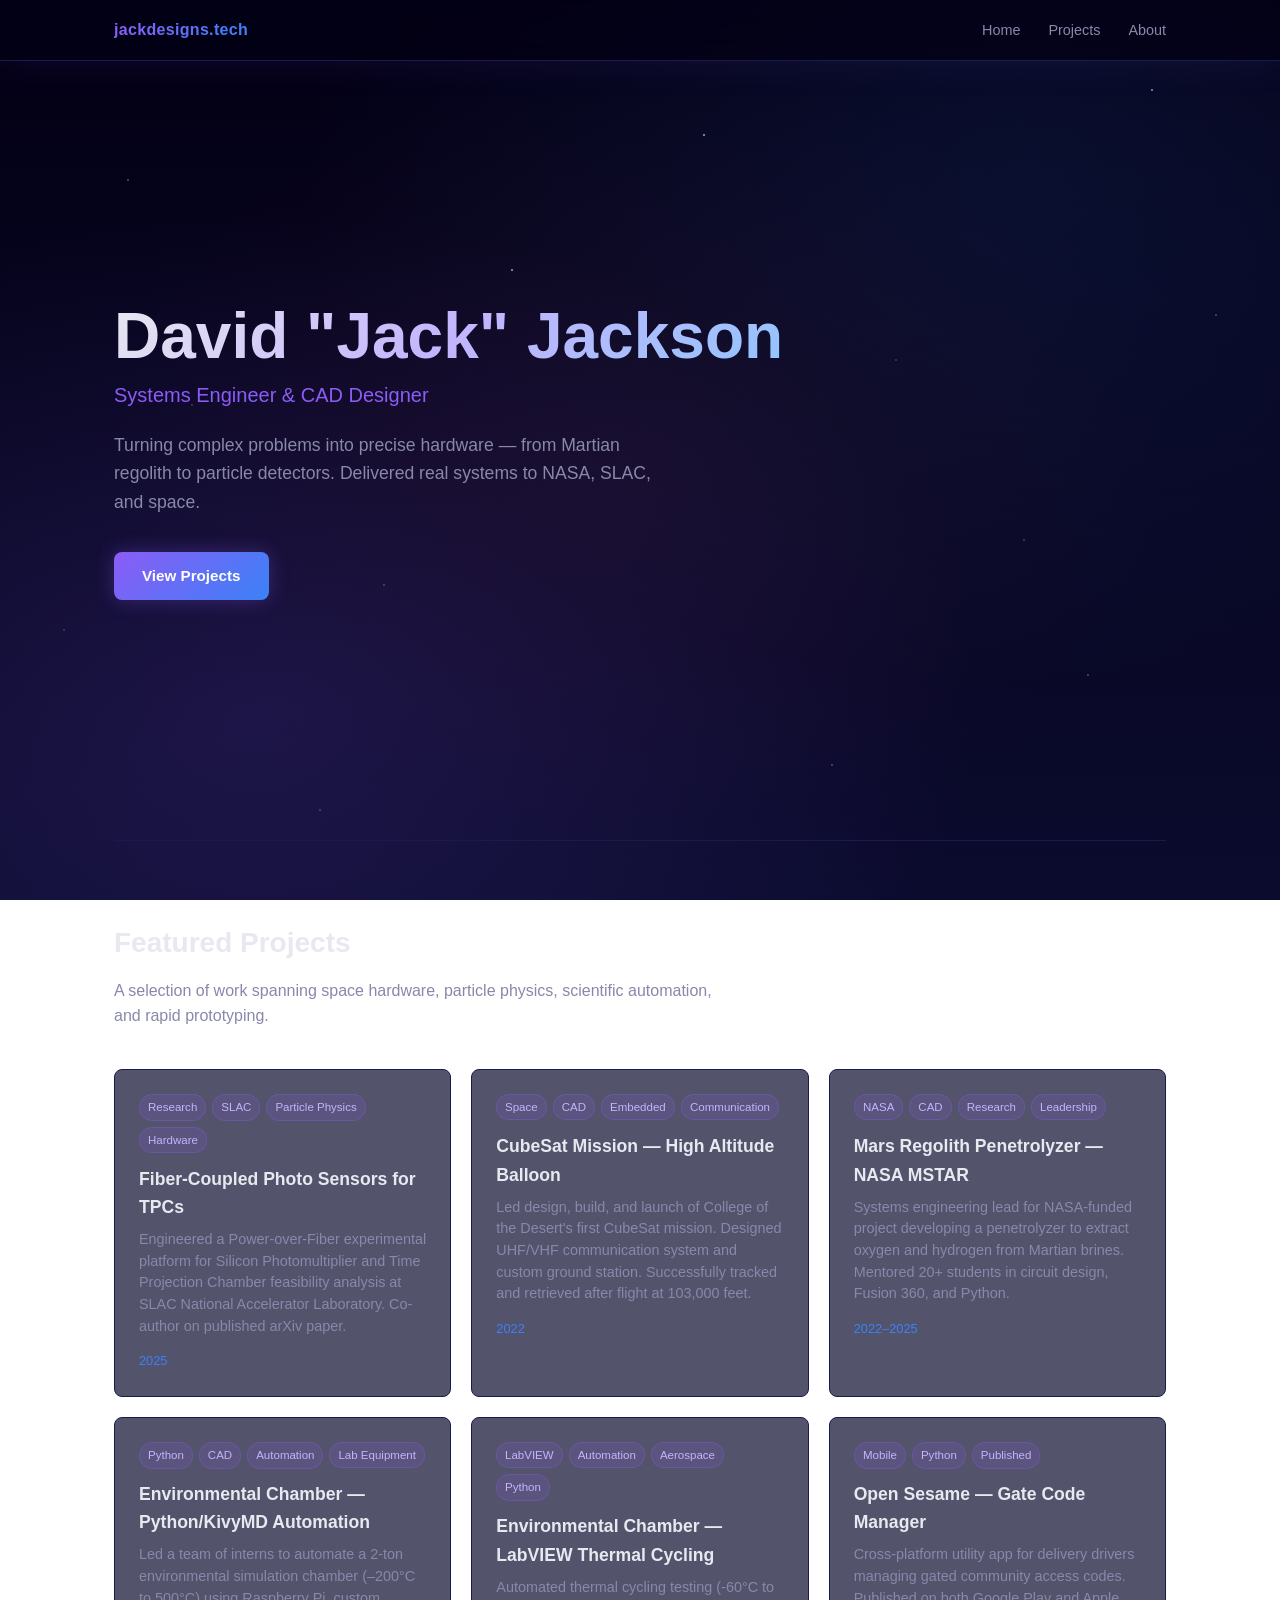
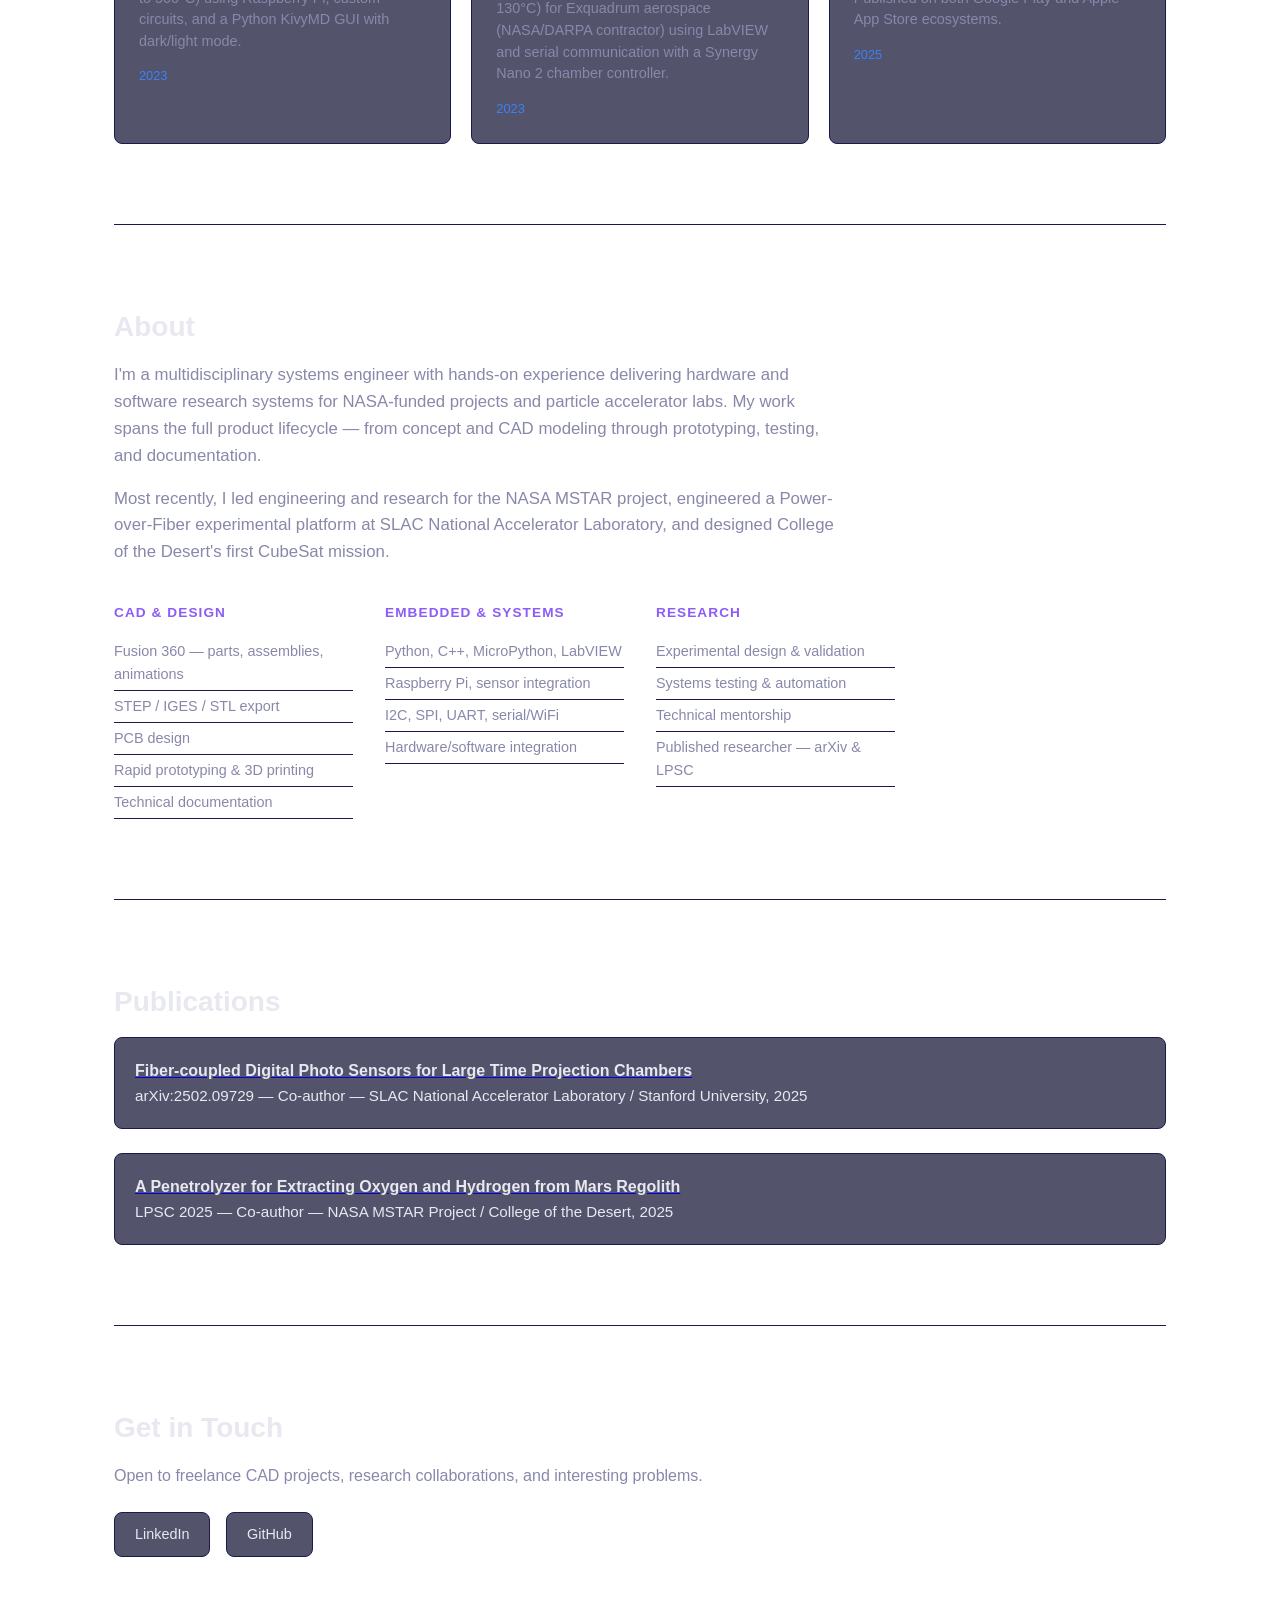
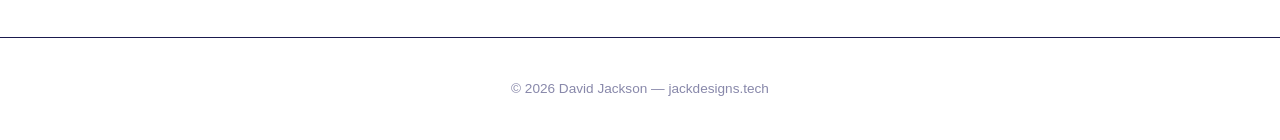
<file: index.html>
<!DOCTYPE html>
<html lang="en">
<head>
    <meta charset="UTF-8">
    <meta name="viewport" content="width=device-width, initial-scale=1.0">
    <title>David "Jack" Jackson — Systems Engineer & CAD Designer</title>
    <meta name="description" content="Portfolio of David Jackson — systems engineer, CAD designer, and researcher with experience in NASA-funded projects, SLAC/Stanford particle physics research, and space hardware development.">
    <link rel="stylesheet" href="style.css">
    <link rel="stylesheet" href="theme-space.css">
    <link rel="icon" href="data:image/svg+xml,<svg xmlns='http://www.w3.org/2000/svg' viewBox='0 0 100 100'><text y='.9em' font-size='90'>🚀</text></svg>">
</head>
<body>
    <header>
        <nav>
            <div class="nav-brand">jackdesigns.tech</div>
            <ul class="nav-links">
                <li><a href="index.html">Home</a></li>
                <li><a href="posts.html">Projects</a></li>
                <li><a href="#about">About</a></li>
            </ul>
        </nav>
    </header>

    <main>
        <section class="hero">
            <div class="hero-content">
                <h1>David "Jack" Jackson</h1>
                <p class="tagline">Systems Engineer & CAD Designer</p>
                <p class="hero-sub">Turning complex problems into precise hardware — from Martian regolith to particle detectors. Delivered real systems to NASA, SLAC, and space.</p>
                <a href="#projects" class="btn-primary">View Projects</a>
            </div>
        </section>

        <section id="projects" class="projects-section">
            <h2>Featured Projects</h2>
            <p class="section-intro">A selection of work spanning space hardware, particle physics, scientific automation, and rapid prototyping.</p>
            <div class="projects-grid" id="projects-grid"></div>
        </section>

        <section id="about" class="about-section">
            <h2>About</h2>
            <div class="about-content">
                <p>
                    I'm a multidisciplinary systems engineer with hands-on experience delivering hardware and software research systems for NASA-funded projects and particle accelerator labs. My work spans the full product lifecycle — from concept and CAD modeling through prototyping, testing, and documentation.
                </p>
                <p>
                    Most recently, I led engineering and research for the NASA MSTAR project, engineered a Power-over-Fiber experimental platform at SLAC National Accelerator Laboratory, and designed College of the Desert's first CubeSat mission.
                </p>
                <div class="skills-grid">
                    <div class="skill-group">
                        <h3>CAD & Design</h3>
                        <ul>
                            <li>Fusion 360 — parts, assemblies, animations</li>
                            <li>STEP / IGES / STL export</li>
                            <li>PCB design</li>
                            <li>Rapid prototyping & 3D printing</li>
                            <li>Technical documentation</li>
                        </ul>
                    </div>
                    <div class="skill-group">
                        <h3>Embedded & Systems</h3>
                        <ul>
                            <li>Python, C++, MicroPython, LabVIEW</li>
                            <li>Raspberry Pi, sensor integration</li>
                            <li>I2C, SPI, UART, serial/WiFi</li>
                            <li>Hardware/software integration</li>
                        </ul>
                    </div>
                    <div class="skill-group">
                        <h3>Research</h3>
                        <ul>
                            <li>Experimental design & validation</li>
                            <li>Systems testing & automation</li>
                            <li>Technical mentorship</li>
                            <li>Published researcher — arXiv & LPSC</li>
                        </ul>
                    </div>
                </div>
            </div>
        </section>

        <section id="publications" class="publications-section">
            <h2>Publications</h2>
            <ul class="publications-list">
                <li>
                    <a href="https://arxiv.org/html/2502.09729v1" target="_blank">
                        <strong>Fiber-coupled Digital Photo Sensors for Large Time Projection Chambers</strong>
                    </a><br>
                    arXiv:2502.09729 — Co-author — SLAC National Accelerator Laboratory / Stanford University, 2025
                </li>
                <li>
                    <a href="https://www.hou.usra.edu/meetings/lpsc2025/pdf/1717.pdf" target="_blank">
                        <strong>A Penetrolyzer for Extracting Oxygen and Hydrogen from Mars Regolith</strong>
                    </a><br>
                    LPSC 2025 — Co-author — NASA MSTAR Project / College of the Desert, 2025
                </li>
            </ul>
        </section>

        <section id="contact" class="contact-section">
            <h2>Get in Touch</h2>
            <p>Open to freelance CAD projects, research collaborations, and interesting problems.</p>
            <div class="contact-links">
                <a href="https://www.linkedin.com/in/ineedmytech" target="_blank" class="contact-link">LinkedIn</a>
                <a href="https://github.com/davidjackson323" target="_blank" class="contact-link">GitHub</a>
            </div>
        </section>
    </main>

    <footer>
        <p>© 2026 David Jackson — jackdesigns.tech</p>
    </footer>

    <script src="projects.js"></script>
</body>
</html>
</file>
<file: style.css>
/* ===========================
   jackdesigns.tech — Styles
   =========================== */

/* --- Reset & Base --- */
*, *::before, *::after {
    box-sizing: border-box;
    margin: 0;
    padding: 0;
}

:root {
    --bg:        #0d1117;
    --surface:   #161b22;
    --border:    #30363d;
    --text:      #e6edf3;
    --text-muted:#8b949e;
    --accent:    #58a6ff;
    --accent-2:  #3fb950;
    --tag-bg:    #1f6feb22;
    --tag-text:  #79c0ff;
    --radius:    8px;
    --font:      -apple-system, BlinkMacSystemFont, "Segoe UI", Helvetica, Arial, sans-serif;
}

html {
    scroll-behavior: smooth;
}

body {
    background: var(--bg);
    color: var(--text);
    font-family: var(--font);
    line-height: 1.6;
    -webkit-font-smoothing: antialiased;
}

/* --- Navigation --- */
header {
    position: sticky;
    top: 0;
    z-index: 100;
    background: rgba(13, 17, 23, 0.85);
    backdrop-filter: blur(12px);
    border-bottom: 1px solid var(--border);
}

nav {
    max-width: 1100px;
    margin: 0 auto;
    padding: 0 24px;
    height: 60px;
    display: flex;
    align-items: center;
    justify-content: space-between;
}

.nav-brand {
    font-weight: 700;
    font-size: 1rem;
    color: var(--text);
    letter-spacing: 0.02em;
}

.nav-links {
    list-style: none;
    display: flex;
    gap: 28px;
}

.nav-links a {
    color: var(--text-muted);
    text-decoration: none;
    font-size: 0.9rem;
    transition: color 0.2s;
}

.nav-links a:hover {
    color: var(--accent);
}

/* --- Main Layout --- */
main {
    max-width: 1100px;
    margin: 0 auto;
    padding: 0 24px;
}

section {
    padding: 80px 0;
    border-bottom: 1px solid var(--border);
}

section:last-child {
    border-bottom: none;
}

/* --- Hero --- */
.hero {
    min-height: calc(100vh - 120px);
    display: flex;
    align-items: center;
    border-bottom: 1px solid var(--border);
    padding: 80px 0;
}

.hero-content {
    max-width: 680px;
}

.hero h1 {
    font-size: clamp(2.5rem, 6vw, 4rem);
    font-weight: 700;
    line-height: 1.1;
    margin-bottom: 8px;
}

.tagline {
    font-size: 1.25rem;
    color: var(--accent);
    font-weight: 500;
    margin-bottom: 20px;
}

.hero-sub {
    font-size: 1.1rem;
    color: var(--text-muted);
    margin-bottom: 36px;
    max-width: 560px;
}

.btn-primary {
    display: inline-block;
    background: var(--accent);
    color: var(--bg);
    text-decoration: none;
    padding: 12px 28px;
    border-radius: var(--radius);
    font-weight: 600;
    font-size: 0.95rem;
    transition: opacity 0.2s;
}

.btn-primary:hover {
    opacity: 0.85;
}

/* --- Section Headers --- */
h2 {
    font-size: 1.75rem;
    font-weight: 700;
    margin-bottom: 12px;
}

.section-intro {
    color: var(--text-muted);
    margin-bottom: 40px;
    max-width: 600px;
}

/* --- Projects Grid --- */
.projects-grid {
    display: grid;
    grid-template-columns: repeat(auto-fill, minmax(320px, 1fr));
    gap: 20px;
}

.project-card {
    background: var(--surface);
    border: 1px solid var(--border);
    border-radius: var(--radius);
    padding: 24px;
    transition: border-color 0.2s, transform 0.2s;
    cursor: pointer;
    text-decoration: none;
    color: inherit;
    display: block;
}

.project-card:hover {
    border-color: var(--accent);
    transform: translateY(-2px);
}

.project-tags {
    display: flex;
    flex-wrap: wrap;
    gap: 6px;
    margin-bottom: 12px;
}

.tag {
    background: var(--tag-bg);
    color: var(--tag-text);
    font-size: 0.72rem;
    padding: 3px 8px;
    border-radius: 20px;
    font-weight: 500;
}

.project-card h3 {
    font-size: 1.1rem;
    font-weight: 600;
    margin-bottom: 8px;
}

.project-card p {
    font-size: 0.9rem;
    color: var(--text-muted);
    line-height: 1.5;
}

.project-meta {
    margin-top: 14px;
    font-size: 0.8rem;
    color: var(--accent-2);
}

/* --- About --- */
.about-content p {
    color: var(--text-muted);
    margin-bottom: 16px;
    font-size: 1.05rem;
    max-width: 720px;
}

.skills-grid {
    display: grid;
    grid-template-columns: repeat(auto-fill, minmax(220px, 1fr));
    gap: 32px;
    margin-top: 36px;
}

.skill-group h3 {
    font-size: 0.85rem;
    text-transform: uppercase;
    letter-spacing: 0.08em;
    color: var(--accent);
    margin-bottom: 12px;
    font-weight: 600;
}

.skill-group ul {
    list-style: none;
}

.skill-group li {
    font-size: 0.9rem;
    color: var(--text-muted);
    padding: 4px 0;
    border-bottom: 1px solid var(--border);
}

/* --- Publications --- */
.publications-list {
    list-style: none;
    display: flex;
    flex-direction: column;
    gap: 24px;
}

.publications-list li {
    padding: 20px;
    background: var(--surface);
    border: 1px solid var(--border);
    border-radius: var(--radius);
    font-size: 0.95rem;
}

.publications-list strong {
    color: var(--text);
    font-size: 1rem;
}

.publications-list br + br {
    color: var(--text-muted);
}

/* --- Contact --- */
.contact-section p {
    color: var(--text-muted);
    margin-bottom: 24px;
}

.contact-links {
    display: flex;
    flex-wrap: wrap;
    gap: 16px;
}

.contact-link {
    background: var(--surface);
    border: 1px solid var(--border);
    color: var(--text);
    text-decoration: none;
    padding: 10px 20px;
    border-radius: var(--radius);
    font-size: 0.9rem;
    transition: border-color 0.2s, color 0.2s;
}

.contact-link:hover {
    border-color: var(--accent);
    color: var(--accent);
}

/* --- Footer --- */
/* --- 3D Model Viewer in posts --- */
.model-viewer-wrap {
    margin: 20px 28px;
    background: rgba(3, 0, 20, 0.6);
    border: 1px solid var(--border);
    border-radius: var(--radius);
    overflow: hidden;
    position: relative;
}

.model-viewer-label {
    position: absolute;
    bottom: 12px;
    left: 50%;
    transform: translateX(-50%);
    font-size: 0.72rem;
    color: var(--text-muted);
    background: rgba(3, 0, 20, 0.7);
    padding: 4px 12px;
    border-radius: 20px;
    z-index: 10;
    pointer-events: none;
    opacity: 0.8;
}

#slac-canvas {
    display: block;
    width: 100%;
    height: 420px;
    cursor: grab;
}

#slac-canvas:active { cursor: grabbing; }

/* --- Blog Posts --- */
.posts-list { display: flex; flex-direction: column; gap: 60px; }

.post-card {
    background: rgba(11, 11, 46, 0.6);
    border: 1px solid var(--border);
    border-radius: var(--radius);
    overflow: hidden;
    backdrop-filter: blur(8px);
}

.post-header { padding: 28px 28px 0; }

.post-meta {
    display: flex;
    align-items: center;
    gap: 12px;
    margin-bottom: 12px;
    flex-wrap: wrap;
}

.post-meta time {
    font-size: 0.82rem;
    color: var(--accent-2);
    font-weight: 500;
}

.post-tag {
    background: var(--tag-bg);
    color: var(--tag-text);
    font-size: 0.7rem;
    padding: 2px 8px;
    border-radius: 12px;
    border: 1px solid rgba(139, 92, 246, 0.3);
}

.post-card h2 {
    font-size: 1.5rem;
    font-weight: 700;
    line-height: 1.3;
    color: var(--text);
}

.post-images {
    display: flex;
    gap: 12px;
    padding: 20px 28px;
    overflow-x: auto;
    flex-wrap: wrap;
}

.post-images img {
    max-height: 280px;
    width: auto;
    border-radius: var(--radius);
    border: 1px solid var(--border);
    object-fit: cover;
    flex: 1 1 300px;
}

.post-content {
    padding: 0 28px 28px;
}

.post-content p {
    color: var(--text-muted);
    font-size: 0.95rem;
    line-height: 1.7;
    margin-bottom: 14px;
}

.post-content p:last-child { margin-bottom: 0; }

.post-team {
    margin-top: 20px !important;
    padding: 14px;
    background: rgba(139, 92, 246, 0.08);
    border-radius: 6px;
    border-left: 3px solid var(--accent);
}

/* --- 3D Viewer Layout --- */
.viewer-layout { display: grid; grid-template-columns: 1fr 300px; gap: 24px; align-items: start; }

.viewer-canvas-wrap {
    background: rgba(11, 11, 46, 0.5);
    border: 1px solid var(--border);
    border-radius: var(--radius);
    height: 520px;
    display: flex;
    align-items: center;
    justify-content: center;
    overflow: hidden;
    position: relative;
    cursor: pointer;
    transition: border-color 0.2s;
}

.viewer-canvas-wrap:hover { border-color: var(--accent); }

.viewer-info {
    padding: 20px;
    background: rgba(11, 11, 46, 0.7);
    border: 1px solid var(--border);
    border-radius: var(--radius);
}

.viewer-info h3 {
    font-size: 0.85rem;
    text-transform: uppercase;
    letter-spacing: 0.08em;
    color: var(--accent);
    margin-bottom: 12px;
    font-weight: 600;
}

.viewer-info h4 { font-size: 0.8rem; }

.viewer-legend { list-style: none; }
.viewer-legend li { font-size: 0.82rem; color: var(--text-muted); padding: 6px 0; border-bottom: 1px solid var(--border); }
.viewer-legend li:last-child { border-bottom: none; }

.color-dot { display: inline-block; width: 10px; height: 10px; border-radius: 50%; margin-right: 8px; vertical-align: middle; }

@media (max-width: 768px) {
    .viewer-layout { grid-template-columns: 1fr; }
    .viewer-canvas-wrap { height: 360px; }
}

footer {
    padding: 40px 24px;
    text-align: center;
    font-size: 0.85rem;
    color: var(--text-muted);
    border-top: 1px solid var(--border);
}

/* --- Responsive --- */
@media (max-width: 640px) {
    .nav-links {
        gap: 16px;
    }

    .hero {
        min-height: auto;
        padding: 60px 0;
    }

    section {
        padding: 60px 0;
    }

    .skills-grid {
        grid-template-columns: 1fr;
    }
}
</file>
<file: theme-space.css>
/* ===========================
   THEME: Nebula Space
   Deep space with nebula color accents
   =========================== */

:root {
    --bg:           #030014;      /* deep space black-blue */
    --surface:      #0b0b2e;      /* dark nebula base */
    --border:       #1a1a4e;      /* subtle cosmic border */
    --text:         #e8e8f0;       /* starlight white */
    --text-muted:   #8888aa;      /* dim star */
    --accent:       #8b5cf6;       /* nebula purple */
    --accent-2:     #3b82f6;       /* cosmic blue */
    --accent-3:     #ef4444;       /* nebula red */
    --tag-bg:       #8b5cf620;
    --tag-text:     #c4b5fd;      /* light purple */
    --radius:       8px;
    --font:         -apple-system, BlinkMacSystemFont, "Segoe UI", Helvetica, Arial, sans-serif;
}

/* Starfield background */
body {
    background:
        radial-gradient(ellipse at 20% 80%, rgba(139, 92, 246, 0.15) 0%, transparent 50%),
        radial-gradient(ellipse at 80% 20%, rgba(59, 130, 246, 0.10) 0%, transparent 50%),
        radial-gradient(ellipse at 50% 50%, rgba(239, 68, 68, 0.05) 0%, transparent 60%),
        linear-gradient(180deg, #030014 0%, #0b0b2e 100%);
    background-attachment: fixed;
}

/* Star particles via pseudo-element */
body::before {
    content: "";
    position: fixed;
    top: 0; left: 0; right: 0; bottom: 0;
    background-image:
        radial-gradient(1px 1px at 10% 20%, rgba(255,255,255,0.8) 0%, transparent 100%),
        radial-gradient(1px 1px at 30% 65%, rgba(255,255,255,0.6) 0%, transparent 100%),
        radial-gradient(1.5px 1.5px at 55% 15%, rgba(255,255,255,0.9) 0%, transparent 100%),
        radial-gradient(1px 1px at 70% 40%, rgba(255,255,255,0.5) 0%, transparent 100%),
        radial-gradient(1px 1px at 85% 75%, rgba(255,255,255,0.7) 0%, transparent 100%),
        radial-gradient(1px 1px at 25% 90%, rgba(255,255,255,0.6) 0%, transparent 100%),
        radial-gradient(1.5px 1.5px at 90% 10%, rgba(255,255,255,0.8) 0%, transparent 100%),
        radial-gradient(1px 1px at 45% 50%, rgba(255,255,255,0.4) 0%, transparent 100%),
        radial-gradient(1px 1px at 65% 85%, rgba(255,255,255,0.7) 0%, transparent 100%),
        radial-gradient(1px 1px at 15% 45%, rgba(255,255,255,0.5) 0%, transparent 100%),
        radial-gradient(1px 1px at 80% 60%, rgba(255,255,255,0.6) 0%, transparent 100%),
        radial-gradient(1.5px 1.5px at 40% 30%, rgba(255,255,255,0.9) 0%, transparent 100%),
        radial-gradient(1px 1px at 5% 70%, rgba(255,255,255,0.5) 0%, transparent 100%),
        radial-gradient(1px 1px at 95% 35%, rgba(255,255,255,0.7) 0%, transparent 100%);
    pointer-events: none;
    z-index: 0;
}

header {
    background: rgba(3, 0, 20, 0.7);
    backdrop-filter: blur(16px);
    border-bottom: 1px solid var(--border);
    box-shadow: 0 0 40px rgba(139, 92, 246, 0.1);
}

.nav-brand {
    background: linear-gradient(90deg, var(--accent), var(--accent-2));
    -webkit-background-clip: text;
    -webkit-text-fill-color: transparent;
    background-clip: text;
}

h1 {
    background: linear-gradient(135deg, #e8e8f0 0%, #c4b5fd 50%, #93c5fd 100%);
    -webkit-background-clip: text;
    -webkit-text-fill-color: transparent;
    background-clip: text;
}

.tagline {
    color: var(--accent);
}

.tag {
    background: var(--tag-bg);
    color: var(--tag-text);
    border: 1px solid rgba(139, 92, 246, 0.3);
}

.project-card {
    background: rgba(11, 11, 46, 0.7);
    backdrop-filter: blur(8px);
    border: 1px solid var(--border);
    transition: border-color 0.3s, box-shadow 0.3s, transform 0.3s;
}

.project-card:hover {
    border-color: var(--accent);
    box-shadow: 0 0 30px rgba(139, 92, 246, 0.2);
    transform: translateY(-4px);
}

.contact-link {
    background: rgba(11, 11, 46, 0.7);
    border: 1px solid var(--border);
    backdrop-filter: blur(8px);
}

.contact-link:hover {
    border-color: var(--accent);
    color: var(--accent);
    box-shadow: 0 0 20px rgba(139, 92, 246, 0.2);
}

.skill-group li {
    border-bottom: 1px solid var(--border);
}

.publications-list li {
    background: rgba(11, 11, 46, 0.7);
    border: 1px solid var(--border);
    backdrop-filter: blur(8px);
}

.btn-primary {
    background: linear-gradient(135deg, var(--accent), var(--accent-2));
    color: #fff;
    box-shadow: 0 0 20px rgba(139, 92, 246, 0.3);
}

.btn-primary:hover {
    box-shadow: 0 0 30px rgba(139, 92, 246, 0.5);
    opacity: 1;
}

main {
    position: relative;
    z-index: 1;
}
</file>
